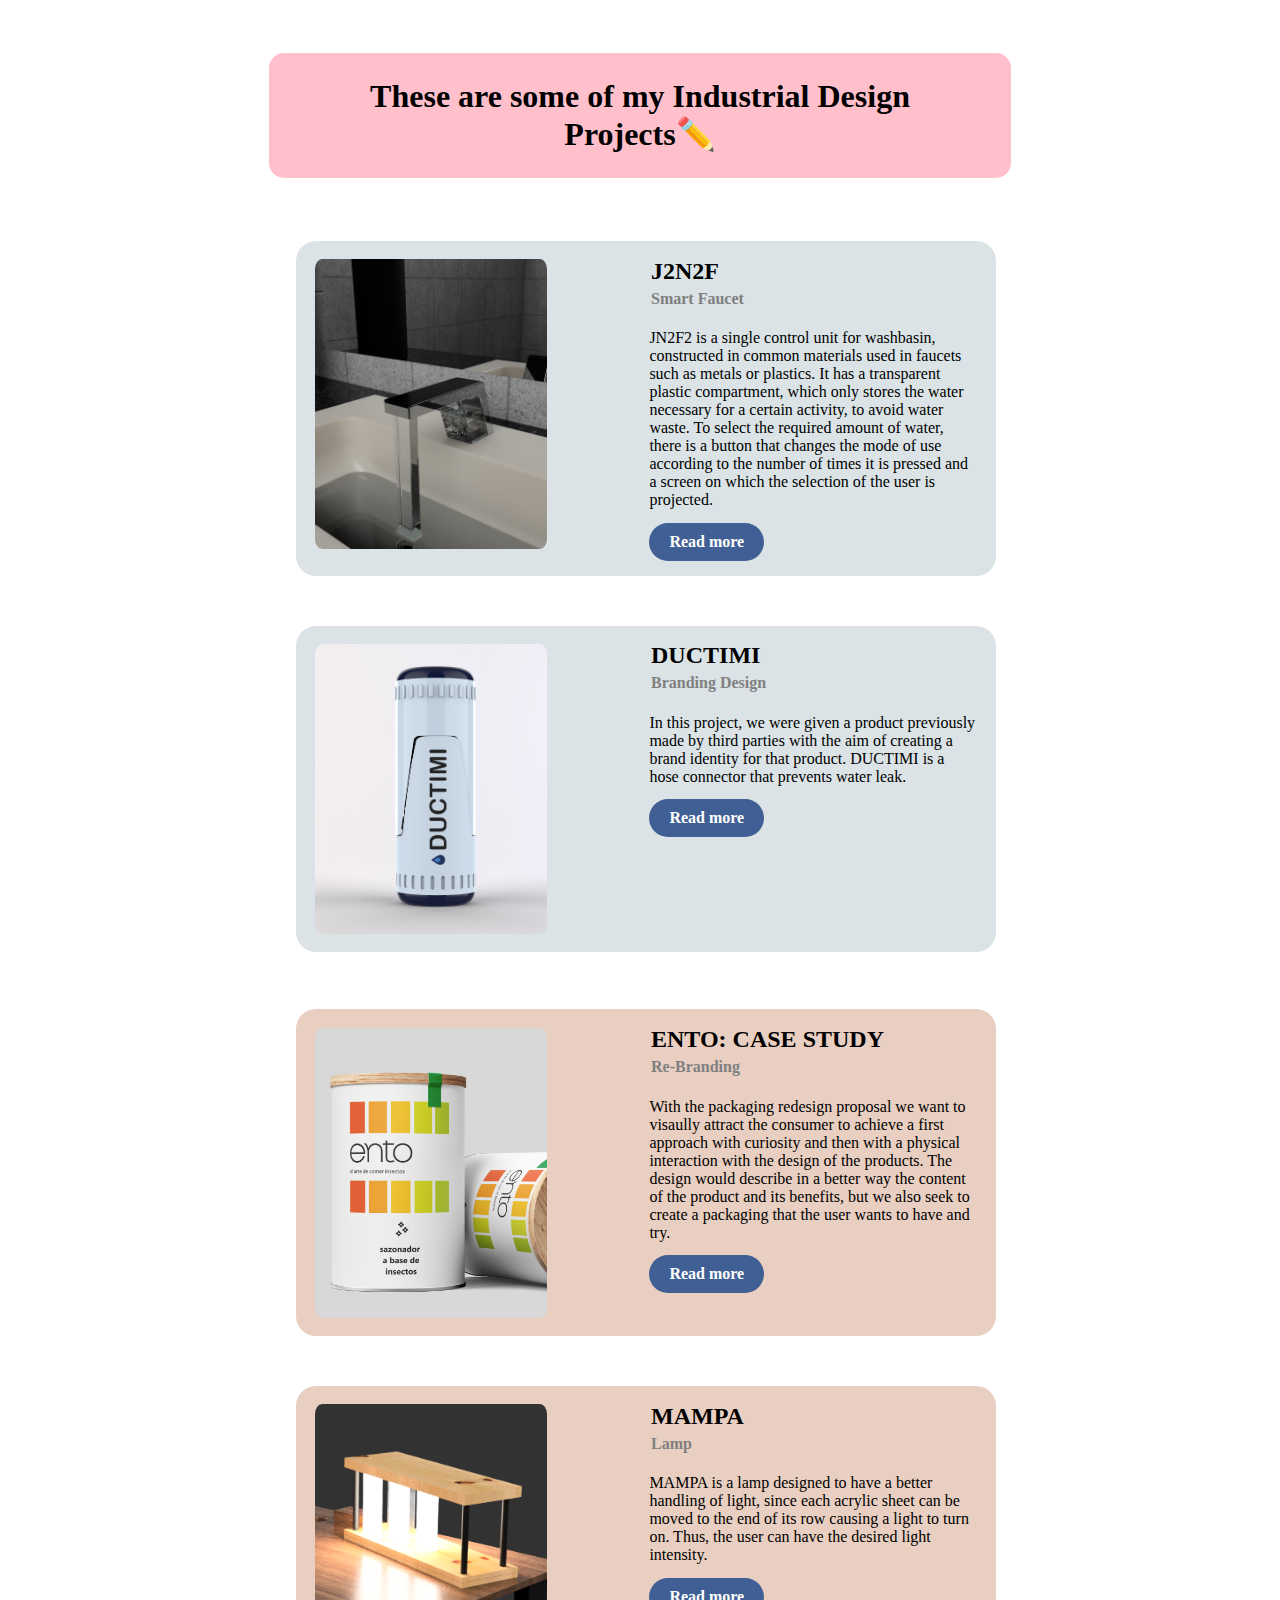
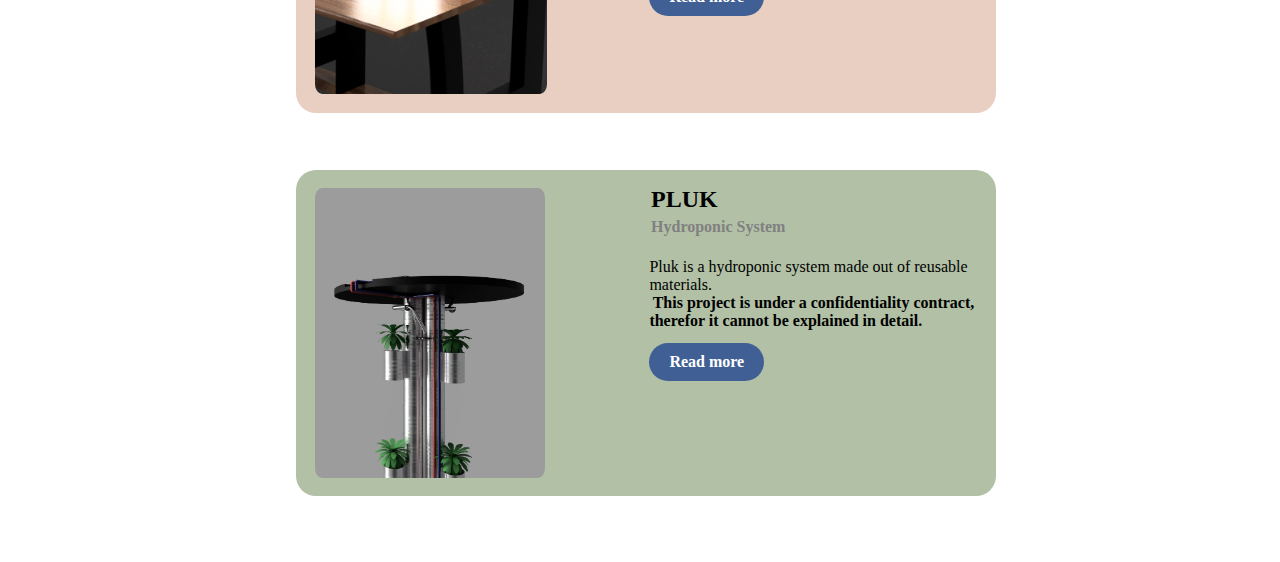
<file: Portfolio.html>
<!DOCTYPE html>
<html lang="en">
<head>

    <meta charset="UTF-8">
    <meta http-equiv="X-UA-Compatible" content="IE=edge">
    <meta name="viewport" content="width=device-width, initial-scale=1.0">
    <title>Portfolio</title>
    <link rel="stylesheet" type="text/css" href="Portfolio-style.css"/>
</head>

<body>

<!--Hero Section-->

    <div class="Portfolio-Hero">
        <Portfolio-nav>
            <h1>These are some of my Industrial Design Projects✏️</h1>
        </Portfolio-nav>
    </div>

<!--Projects Section1-->

    <div class="Projects-Container1">

    <div class="Project-Box1">
        <div class="Project-Heading1">
            <h2>J2N2F</h2>
            <H4>Smart Faucet</H4>
        </div>
        <img src="Render_water.png">
        <div class="Project-Description1">
            <p>
                JN2F2 is a single control unit for washbasin, constructed in common materials used in faucets such as metals or plastics. It has a transparent plastic compartment, which only stores the water necessary for a certain activity, to avoid water waste. To select the required amount of water, there is a button that changes the mode of use according to the number of times it is pressed and a screen on which the selection of the user is projected.
            </p>
            <a href="#">Read more</a>
        </div>
    </div>

    <div class="Project-Box1">
        <div class="Project-Heading1">
            <h2>Ductimi</h2>
            <H4>Branding Design</H4>
        </div>
        <img src="Ductimi.png">
        <div class="Project-Description1">
            <p>
                In this project, we were given a product previously made by third parties with the aim of creating a brand identity for that product. DUCTIMI is a hose connector that prevents water leak.
            </p>
            <a href="#">Read more</a>
        </div>
    </div>

    </div>

<!--Projects Section2-->

<div class="Projects-Container2">

    <div class="Project-Box2">
        <div class="Project-Heading2">
            <h2>ento: Case Study</h2>
            <H4>Re-Branding</H4>
        </div>
        <img src="ento.png">
        <div class="Project-Description2">
            <p>
                With the packaging redesign proposal we want to visaully attract the consumer to achieve a first approach with curiosity and then with a physical interaction with the design of the products. The design would describe in a better way the content of the product and its benefits, but we also seek to create a packaging that the user wants to have and try.
            </p>
            <a href="Portfolio-Detail1.html">Read more</a>
        </div>
    </div>

    <div class="Project-Box2">
        <div class="Project-Heading2">
            <h2>Mampa</h2>
            <H4>Lamp</H4>
        </div>
        <img src="Mampa.png">
        <div class="Project-Description2">
            <p>
                MAMPA is a lamp designed to have a better handling of light, since each acrylic sheet can be moved to the end of its row causing a light to turn on. Thus, the user can have the desired light intensity.
            </p>
            <a href="#">Read more</a>
        </div>
    </div>

    </div>

<!--Projects Section3-->

<div class="Projects-Container3">

    <div class="Project-Box3">
        <div class="Project-Heading3">
            <h2>Pluk</h2>
            <H4>Hydroponic System</H4>
        </div>
        <img src="PLuk1.png">
        <div class="Project-Description3">
            <p>
                Pluk is a hydroponic system made out of reusable materials.<br><strong>This project is under a confidentiality contract, therefor it cannot be explained in detail.</strong>
            </p>
            <a href="#">Read more</a>
        </div>
    </div>

</div>

</body>
</file>
<file: Portfolio-style.css>
*{
    margin: 0.5%;
    padding: 0.5%;
    box-sizing: border-box;
}

.Portfolio-Hero{
    height: auto;
    /* width: 100%; */
    align-items: center;
    justify-content: center;
    display: flex;
    text-align: center;
}

h1{
    text-align: center;
    border-radius: 15px;
    padding: 25px;
    background-color: pink;
}

.Projects-Container1{
    width: 100%;
    margin-top: 2%;
    margin-bottom: 2%;
}
.Project-Box1{
    max-width: 350px;
    padding: 10px;
    background-color: #dbe3e6;
    border-radius: 20px;
    margin: 10px auto;
    justify-content: center;
    align-items: center;
}
.Project-Box1 img{
    max-width: 300px;
    height: 300px;
    display: block;
    object-fit: cover;
    padding: 5px;
    border-radius: 5%;
    justify-content: center;
    align-items: center;
}
.Project-Box1 .Project-Heading1,
.Project-Box1 .Project-Description1{
    width:100%;
    padding: 0 5px;
    min-width: 300px;
}
h2{
    text-transform: uppercase;
}
h4{
    color:gray;
}
p{
    margin: 10px 0;
}
a{
    display:inline-block;
    padding: 10px 20px;
    display: inline-block;
    background-color: #405f94;
    text-decoration: none;
    color: white;
    font-weight: bold;
    border-radius: 30px;
    transition: .4s;
}
a:hover{
    display: inline-block;
    background-color: orchid;
    color:black;
    cursor: pointer; 
}

@media screen and (min-width:700px){
    .Projects-Container1{
        display: flex;
        justify-content: space-around;
        align-items: center;
        flex-wrap: wrap;

        display: grid;
        grid-template-columns: repeat(auto-fit, minmax(600px, 1fr));
        grid-gap: 30px;

    }
    .Project-Box1{
        max-width: 700px;
    }
    .Project-Box1 img{
        float: left;
    }
    .Project-Box1 .Project-Heading1,
    .Project-Box1 .Project-Description1{
        float: right;
        width: 50%;
    }
}

.Projects-Container2{
    width: 100%;
    margin-top: 2%;
    margin-bottom: 2%;
}
.Project-Box2{
    max-width: 350px;
    padding: 10px;
    background-color: #e9cfc1;
    border-radius: 20px;
    margin: 10px auto;
}
.Project-Box2 img{
    max-width: 300px;
    height: 300px;
    display: block;
    object-fit: cover;
    padding: 5px;
    border-radius: 5%;
}
.Project-Box2 .Project-Heading2,
.Project-Box2 .Project-Description2{
    width:100%;
    padding: 0 5px;
    min-width: 300px;
}

@media screen and (min-width:700px){
    .Projects-Container2{
        display: flex;
        justify-content: space-around;
        align-items: center;
        flex-wrap: wrap;

        display: grid;
        grid-template-columns: repeat(auto-fit, minmax(600px, 1fr));
        grid-gap: 30px;

    }
    .Project-Box2{
        max-width: 700px;
    }
    .Project-Box2 img{
        float: left;
    }
    .Project-Box2 .Project-Heading2,
    .Project-Box2 .Project-Description2{
        float: right;
        width: 50%;
    }
}

.Projects-Container3{
    width: 100%;
    margin-top: 2%;
    margin-bottom: 2%;
}
.Project-Box3{
    max-width: 350px;
    padding: 10px;
    background-color: #b2c0a6;
    border-radius: 20px;
    margin: 10px auto;
}
.Project-Box3 img{
    max-width: 300px;
    height: 300px;
    display: block;
    object-fit: cover;
    padding: 5px;
    border-radius: 5%;
}
.Project-Box3 .Project-Heading3,
.Project-Box3 .Project-Description3{
    width:100%;
    padding: 0 5px;
    min-width: 300px;
}

@media screen and (min-width:700px){
    .Projects-Container3{
        display: flex;
        justify-content: space-around;
        align-items: center;
        flex-wrap: wrap;

        display: grid;
        grid-template-columns: repeat(auto-fit, minmax(600px, 1fr));
        grid-gap: 30px;

    }
    .Project-Box3{
        max-width: 700px;
    }
    .Project-Box3 img{
        float: left;
    }
    .Project-Box3 .Project-Heading3,
    .Project-Box3 .Project-Description3{
        float: right;
        width: 50%;
    }
}
</file>
